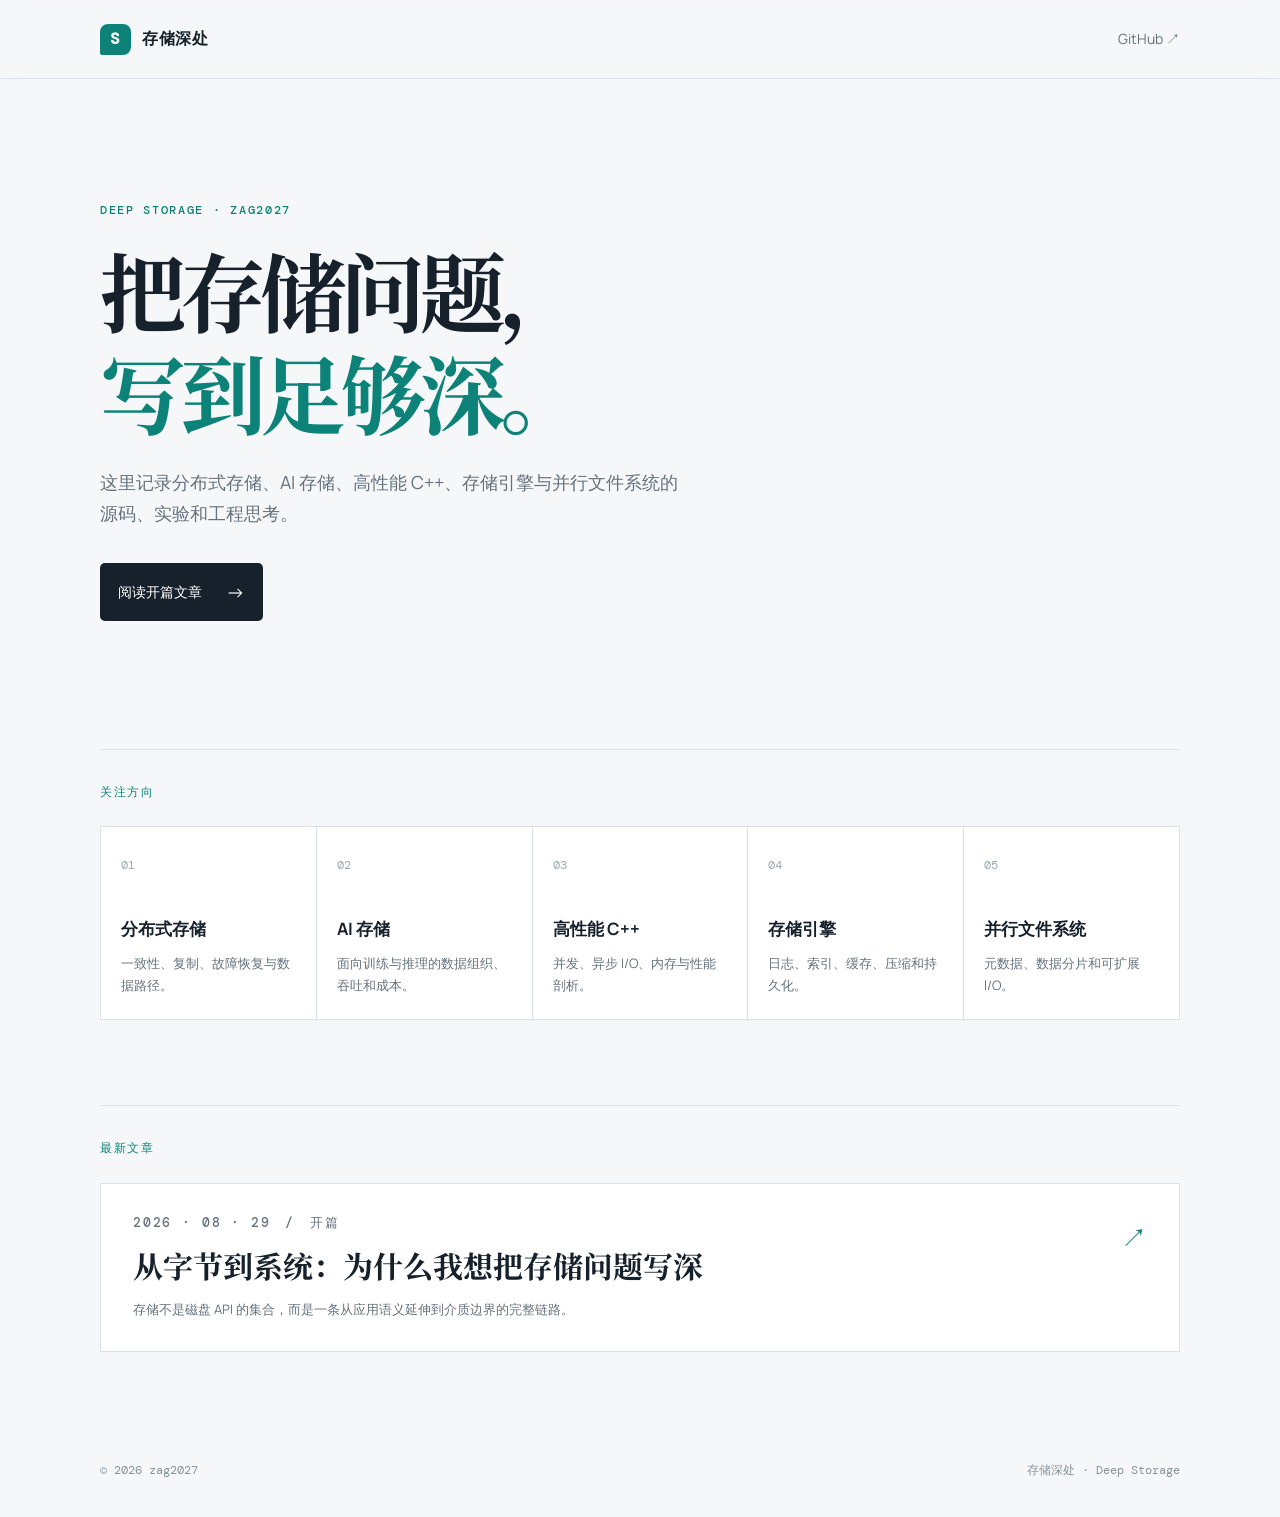
<file: index.html>
<!doctype html>
<html lang="zh-CN">
<head>
  <meta charset="utf-8">
  <meta name="viewport" content="width=device-width, initial-scale=1">
  <meta http-equiv="refresh" content="0; url=blog/">
  <title>存储深处 · Deep Storage</title>
  <script>window.location.replace('blog/');</script>
</head>
<body>
  <p>正在进入 <a href="blog/">存储深处（Deep Storage）</a>……</p>
</body>
</html>
</file>
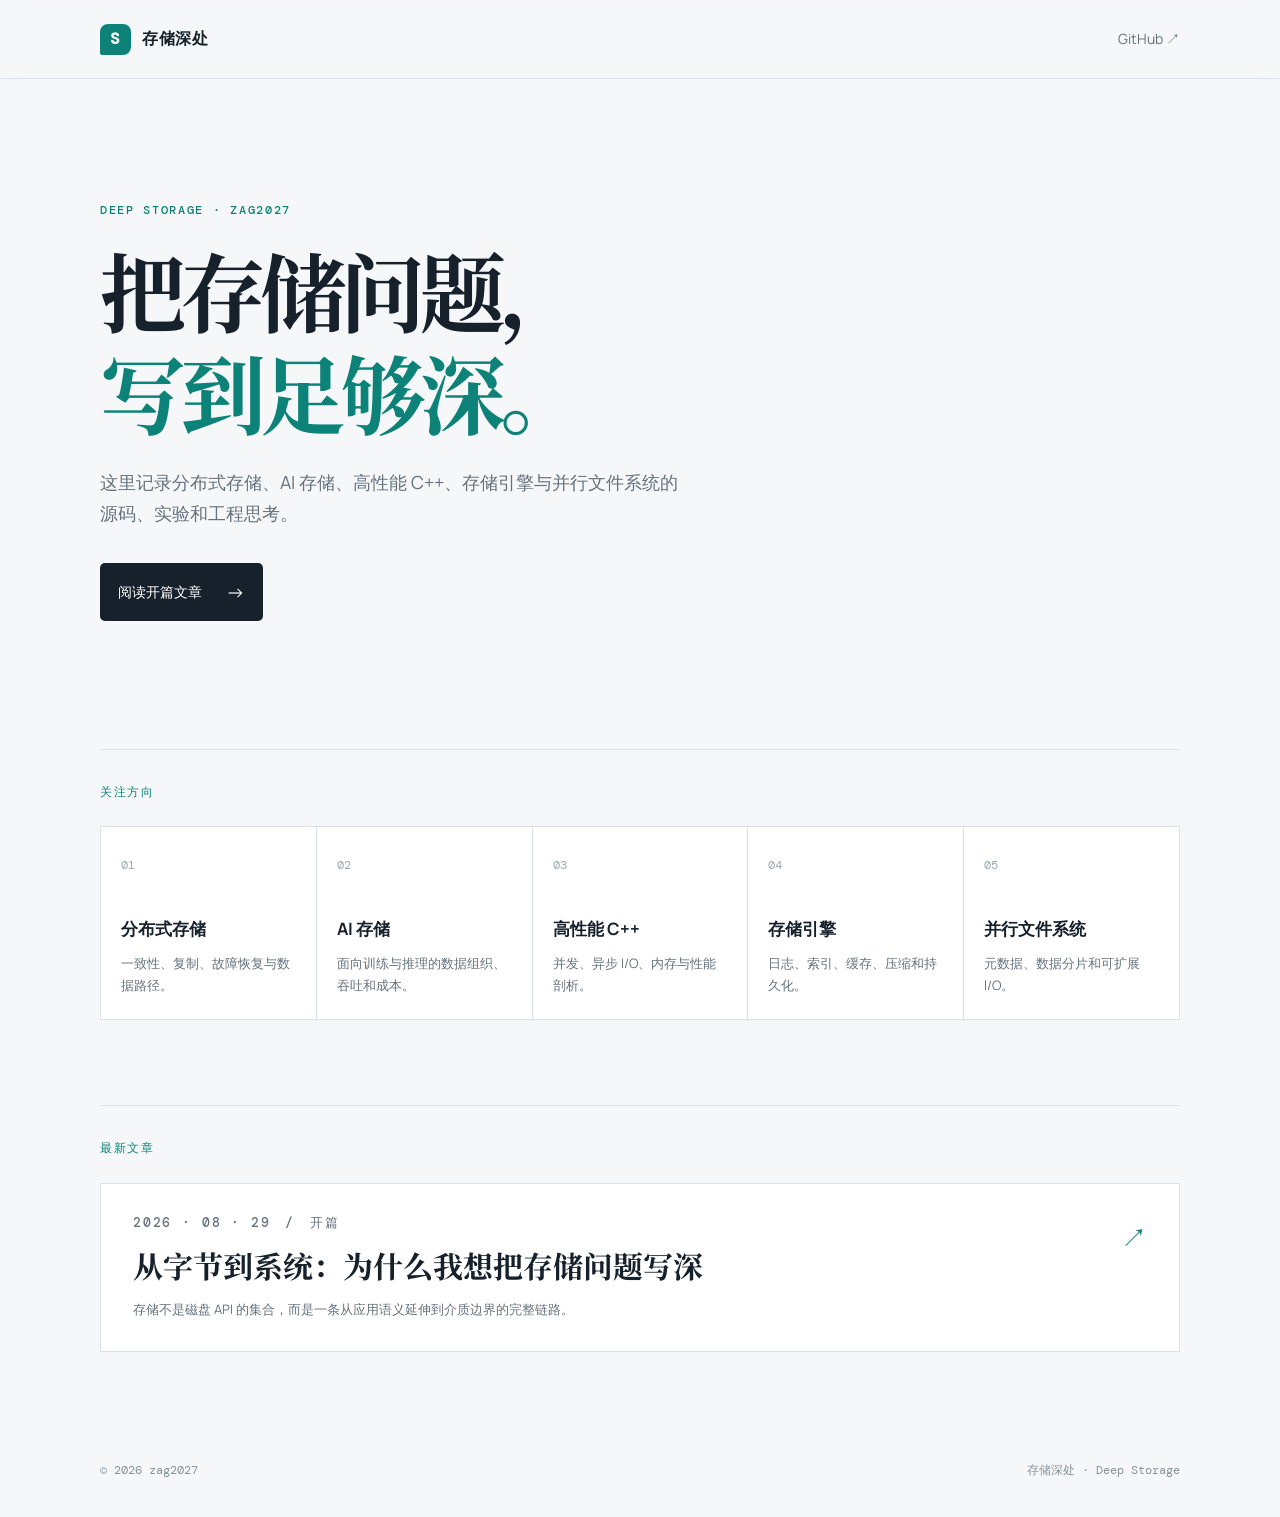
<file: blog/index.html>
<!doctype html>
<html lang="zh-CN">
<head>
  <meta charset="utf-8">
  <meta name="viewport" content="width=device-width, initial-scale=1">
  <meta name="description" content="存储深处：记录分布式存储、AI 存储、高性能 C++、存储引擎与并行文件系统。">
  <title>存储深处 · Deep Storage</title>
  <link rel="stylesheet" href="styles.css">
</head>
<body>
  <header class="site-header">
    <div class="shell nav">
      <a class="brand" href="index.html"><span class="brand-mark">S</span><span>存储深处</span></a>
      <a class="github" href="https://github.com/zag2027" target="_blank" rel="noreferrer">GitHub ↗</a>
    </div>
  </header>

  <main>
    <section class="hero shell">
      <p class="eyebrow">DEEP STORAGE · zag2027</p>
      <h1>把存储问题，<br><em>写到足够深。</em></h1>
      <p class="intro">这里记录分布式存储、AI 存储、高性能 C++、存储引擎与并行文件系统的源码、实验和工程思考。</p>
      <a class="button" href="posts/hello-world.html">阅读开篇文章 <span>→</span></a>
    </section>

    <section class="topics shell">
      <div class="section-label">关注方向</div>
      <div class="topic-grid">
        <article><span>01</span><h2>分布式存储</h2><p>一致性、复制、故障恢复与数据路径。</p></article>
        <article><span>02</span><h2>AI 存储</h2><p>面向训练与推理的数据组织、吞吐和成本。</p></article>
        <article><span>03</span><h2>高性能 C++</h2><p>并发、异步 I/O、内存与性能剖析。</p></article>
        <article><span>04</span><h2>存储引擎</h2><p>日志、索引、缓存、压缩和持久化。</p></article>
        <article><span>05</span><h2>并行文件系统</h2><p>元数据、数据分片和可扩展 I/O。</p></article>
      </div>
    </section>

    <section class="latest shell">
      <div class="section-label">最新文章</div>
      <a class="article-card" href="posts/hello-world.html">
        <div><p class="meta">2026 · 08 · 29　/　开篇</p><h2>从字节到系统：为什么我想把存储问题写深</h2><p>存储不是磁盘 API 的集合，而是一条从应用语义延伸到介质边界的完整链路。</p></div>
        <span class="arrow">↗</span>
      </a>
    </section>
  </main>

  <footer class="shell footer"><span>© 2026 zag2027</span><span>存储深处 · Deep Storage</span></footer>
</body>
</html>
</file>
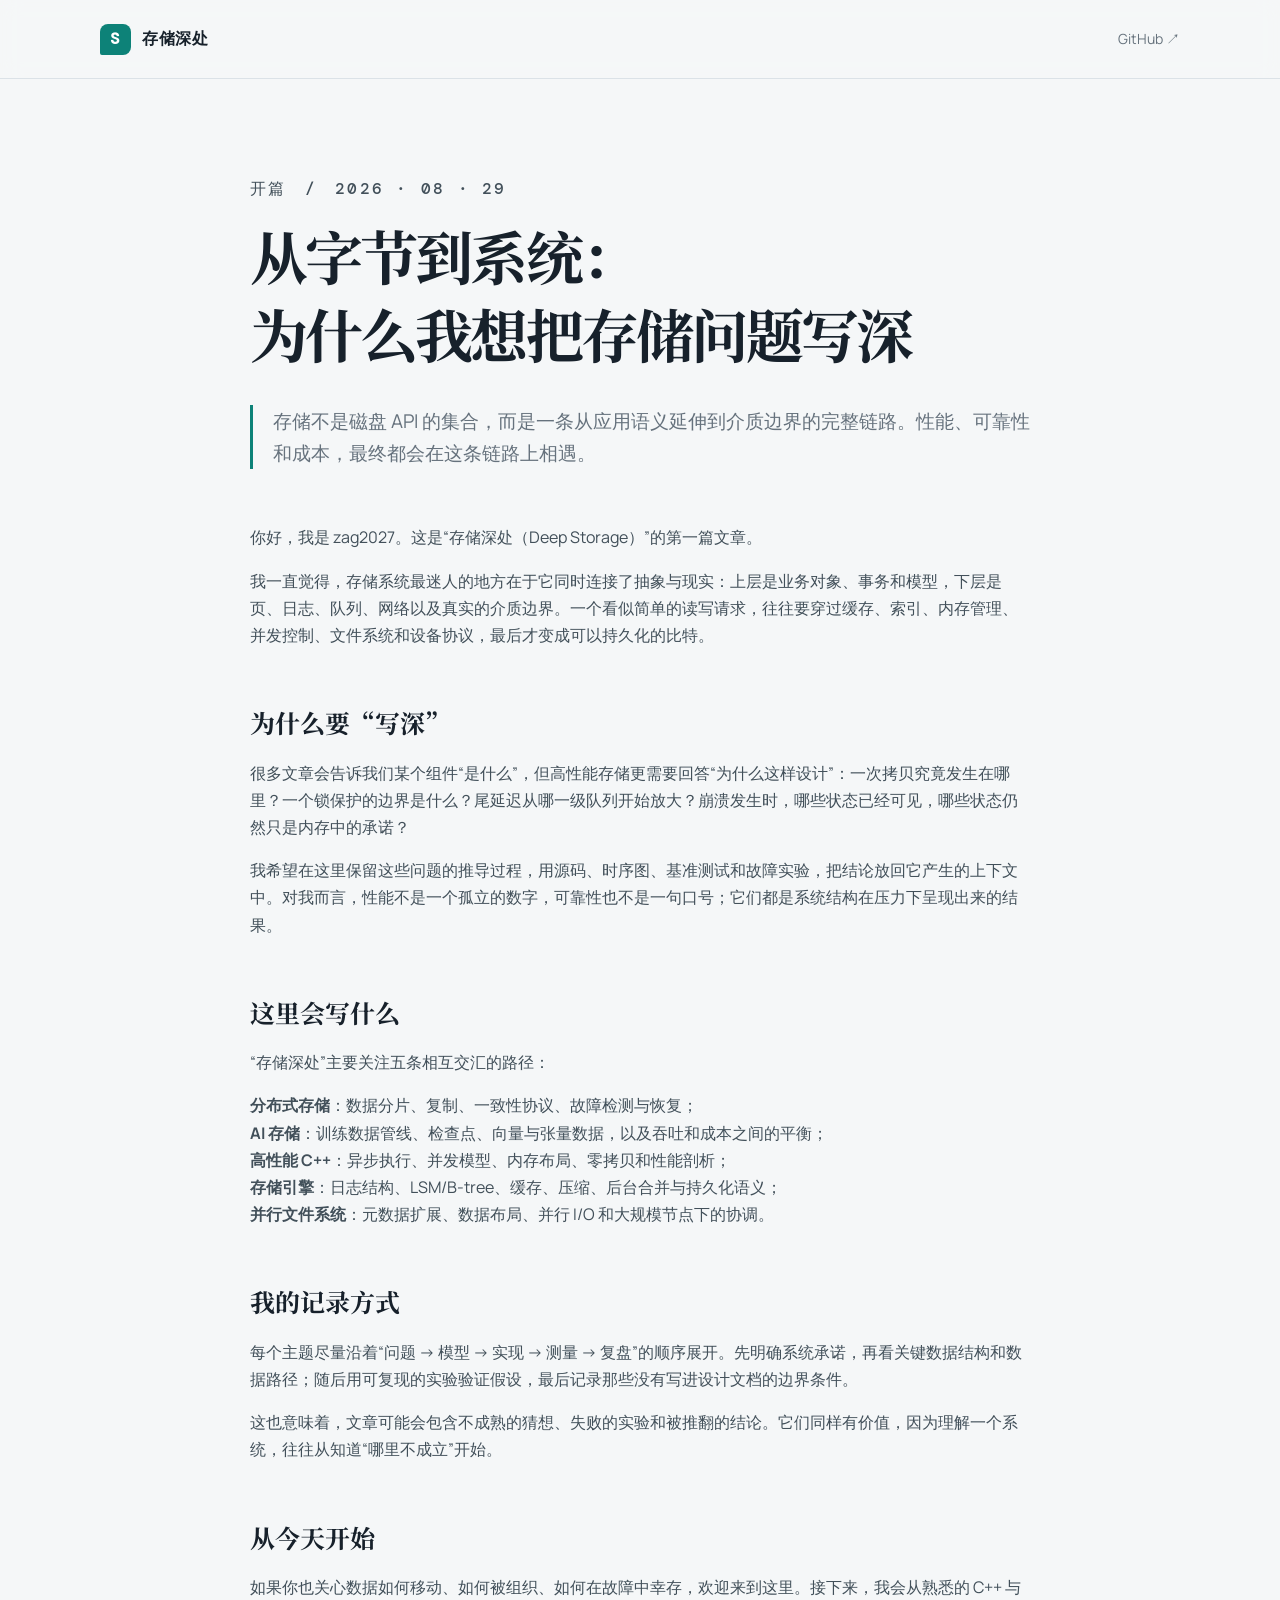
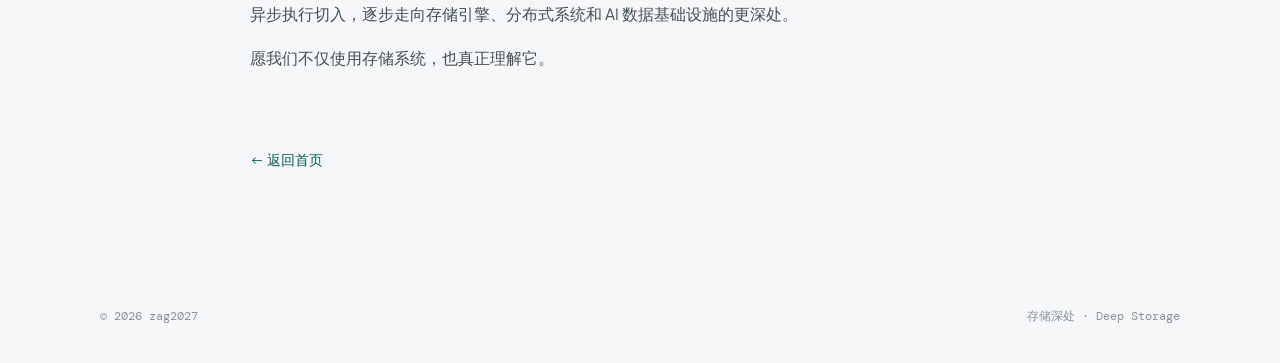
<file: blog/posts/hello-world.html>
<!doctype html>
<html lang="zh-CN">
<head>
  <meta charset="utf-8"><meta name="viewport" content="width=device-width, initial-scale=1">
  <meta name="description" content="存储深处的开篇文章：从字节到系统，建立一条理解存储的完整路径。">
  <title>从字节到系统：为什么我想把存储问题写深 · 存储深处</title>
  <link rel="stylesheet" href="../styles.css">
</head>
<body>
  <header class="site-header"><div class="shell nav"><a class="brand" href="../index.html"><span class="brand-mark">S</span><span>存储深处</span></a><a class="github" href="https://github.com/zag2027" target="_blank" rel="noreferrer">GitHub ↗</a></div></header>
  <main class="shell post">
    <p class="eyebrow">开篇　/　2026 · 08 · 29</p>
    <h1>从字节到系统：<br>为什么我想把存储问题写深</h1>
    <p class="lead">存储不是磁盘 API 的集合，而是一条从应用语义延伸到介质边界的完整链路。性能、可靠性和成本，最终都会在这条链路上相遇。</p>

    <p>你好，我是 zag2027。这是“存储深处（Deep Storage）”的第一篇文章。</p>
    <p>我一直觉得，存储系统最迷人的地方在于它同时连接了抽象与现实：上层是业务对象、事务和模型，下层是页、日志、队列、网络以及真实的介质边界。一个看似简单的读写请求，往往要穿过缓存、索引、内存管理、并发控制、文件系统和设备协议，最后才变成可以持久化的比特。</p>

    <h2>为什么要“写深”</h2>
    <p>很多文章会告诉我们某个组件“是什么”，但高性能存储更需要回答“为什么这样设计”：一次拷贝究竟发生在哪里？一个锁保护的边界是什么？尾延迟从哪一级队列开始放大？崩溃发生时，哪些状态已经可见，哪些状态仍然只是内存中的承诺？</p>
    <p>我希望在这里保留这些问题的推导过程，用源码、时序图、基准测试和故障实验，把结论放回它产生的上下文中。对我而言，性能不是一个孤立的数字，可靠性也不是一句口号；它们都是系统结构在压力下呈现出来的结果。</p>

    <h2>这里会写什么</h2>
    <p>“存储深处”主要关注五条相互交汇的路径：</p>
    <p><strong>分布式存储</strong>：数据分片、复制、一致性协议、故障检测与恢复；<br>
    <strong>AI 存储</strong>：训练数据管线、检查点、向量与张量数据，以及吞吐和成本之间的平衡；<br>
    <strong>高性能 C++</strong>：异步执行、并发模型、内存布局、零拷贝和性能剖析；<br>
    <strong>存储引擎</strong>：日志结构、LSM/B-tree、缓存、压缩、后台合并与持久化语义；<br>
    <strong>并行文件系统</strong>：元数据扩展、数据布局、并行 I/O 和大规模节点下的协调。</p>

    <h2>我的记录方式</h2>
    <p>每个主题尽量沿着“问题 → 模型 → 实现 → 测量 → 复盘”的顺序展开。先明确系统承诺，再看关键数据结构和数据路径；随后用可复现的实验验证假设，最后记录那些没有写进设计文档的边界条件。</p>
    <p>这也意味着，文章可能会包含不成熟的猜想、失败的实验和被推翻的结论。它们同样有价值，因为理解一个系统，往往从知道“哪里不成立”开始。</p>

    <h2>从今天开始</h2>
    <p>如果你也关心数据如何移动、如何被组织、如何在故障中幸存，欢迎来到这里。接下来，我会从熟悉的 C++ 与异步执行切入，逐步走向存储引擎、分布式系统和 AI 数据基础设施的更深处。</p>
    <p>愿我们不仅使用存储系统，也真正理解它。</p>
    <a class="back" href="../index.html">← 返回首页</a>
  </main>
  <footer class="shell footer"><span>© 2026 zag2027</span><span>存储深处 · Deep Storage</span></footer>
</body>
</html>
</file>
<file: blog/styles.css>
@import url('https://fonts.googleapis.com/css2?family=DM+Mono:wght@400;500&family=Manrope:wght@400;500;600;700;800&family=Noto+Serif+SC:wght@500;600;700&display=swap');

:root { --ink:#17212b; --muted:#66727d; --line:#dbe2e7; --paper:#f5f7f8; --card:#fff; --accent:#0d8278; --accent-dark:#075e59; }
* { box-sizing:border-box; }
body { margin:0; color:var(--ink); background:var(--paper); font-family:Manrope,"Noto Sans SC",sans-serif; line-height:1.7; }
.shell { width:min(1080px, calc(100% - 48px)); margin:0 auto; }
.site-header { border-bottom:1px solid var(--line); background:rgba(245,247,248,.88); backdrop-filter:blur(10px); }
.nav { height:78px; display:flex; align-items:center; justify-content:space-between; }
.brand { color:var(--ink); display:flex; align-items:center; gap:11px; font-weight:800; text-decoration:none; letter-spacing:.04em; }
.brand-mark { display:grid; place-items:center; width:31px; height:31px; color:#fff; background:var(--accent); border-radius:8px 8px 8px 2px; font-family:"DM Mono",monospace; }
.github { color:var(--muted); font-size:14px; text-decoration:none; }.github:hover { color:var(--accent); }
.hero { padding:112px 0 128px; max-width:1080px; }
.eyebrow,.section-label,.meta { color:var(--accent); font:500 12px/1.2 "DM Mono",monospace; letter-spacing:.14em; text-transform:uppercase; }
.hero h1 { margin:22px 0 25px; font-family:"Noto Serif SC",serif; font-size:clamp(46px,8vw,86px); line-height:1.18; letter-spacing:-.07em; font-weight:700; }.hero h1 em { color:var(--accent); font-style:normal; }
.intro { max-width:590px; margin:0 0 34px; color:var(--muted); font-size:18px; }.button { display:inline-flex; gap:24px; align-items:center; padding:13px 18px; border-radius:5px; color:#fff; background:var(--ink); font-size:14px; text-decoration:none; }.button:hover { background:var(--accent-dark); }.button span { font-size:19px; }
.topics,.latest { padding:35px 0 85px; border-top:1px solid var(--line); }.section-label { margin-bottom:27px; }
.topic-grid { display:grid; grid-template-columns:repeat(5,1fr); gap:1px; background:var(--line); border:1px solid var(--line); }.topic-grid article { min-height:190px; padding:23px 20px; background:var(--card); }.topic-grid span { color:#9aa7ae; font:12px "DM Mono",monospace; }.topic-grid h2 { margin:38px 0 8px; font-size:17px; }.topic-grid p,.article-card p { margin:0; color:var(--muted); font-size:13px; }
.article-card { display:flex; justify-content:space-between; gap:30px; padding:31px 32px; color:inherit; background:var(--card); border:1px solid var(--line); text-decoration:none; transition:transform .2s,box-shadow .2s; }.article-card:hover { transform:translateY(-3px); box-shadow:0 12px 28px rgba(23,33,43,.08); }.article-card h2 { margin:14px 0 10px; font-family:"Noto Serif SC",serif; font-size:clamp(22px,3vw,30px); line-height:1.45; }.article-card .arrow { color:var(--accent); font-size:26px; }
.footer { display:flex; justify-content:space-between; padding:25px 0 38px; color:#87939b; font:12px "DM Mono",monospace; }
.post { padding:84px 0 110px; max-width:780px; }.post h1 { margin:18px 0 20px; font-family:"Noto Serif SC",serif; font-size:clamp(34px,5vw,58px); line-height:1.35; letter-spacing:-.05em; }.post .lead { color:var(--muted); font-size:19px; border-left:3px solid var(--accent); padding-left:20px; margin:32px 0 55px; }.post h2 { margin:52px 0 14px; font-family:"Noto Serif SC",serif; font-size:25px; }.post p { color:#42505a; font-size:16px; }.post a { color:var(--accent-dark); }.back { display:inline-block; margin-top:60px; color:var(--accent-dark); font-size:14px; text-decoration:none; }
@media (max-width:760px) { .shell { width:min(100% - 32px,1080px); }.hero { padding:78px 0 90px; }.intro { font-size:16px; }.topic-grid { grid-template-columns:repeat(2,1fr); }.topic-grid article:last-child { grid-column:span 2; }.article-card { padding:23px; }.footer { display:block; }.footer span { display:block; margin-top:8px; } }
</file>
